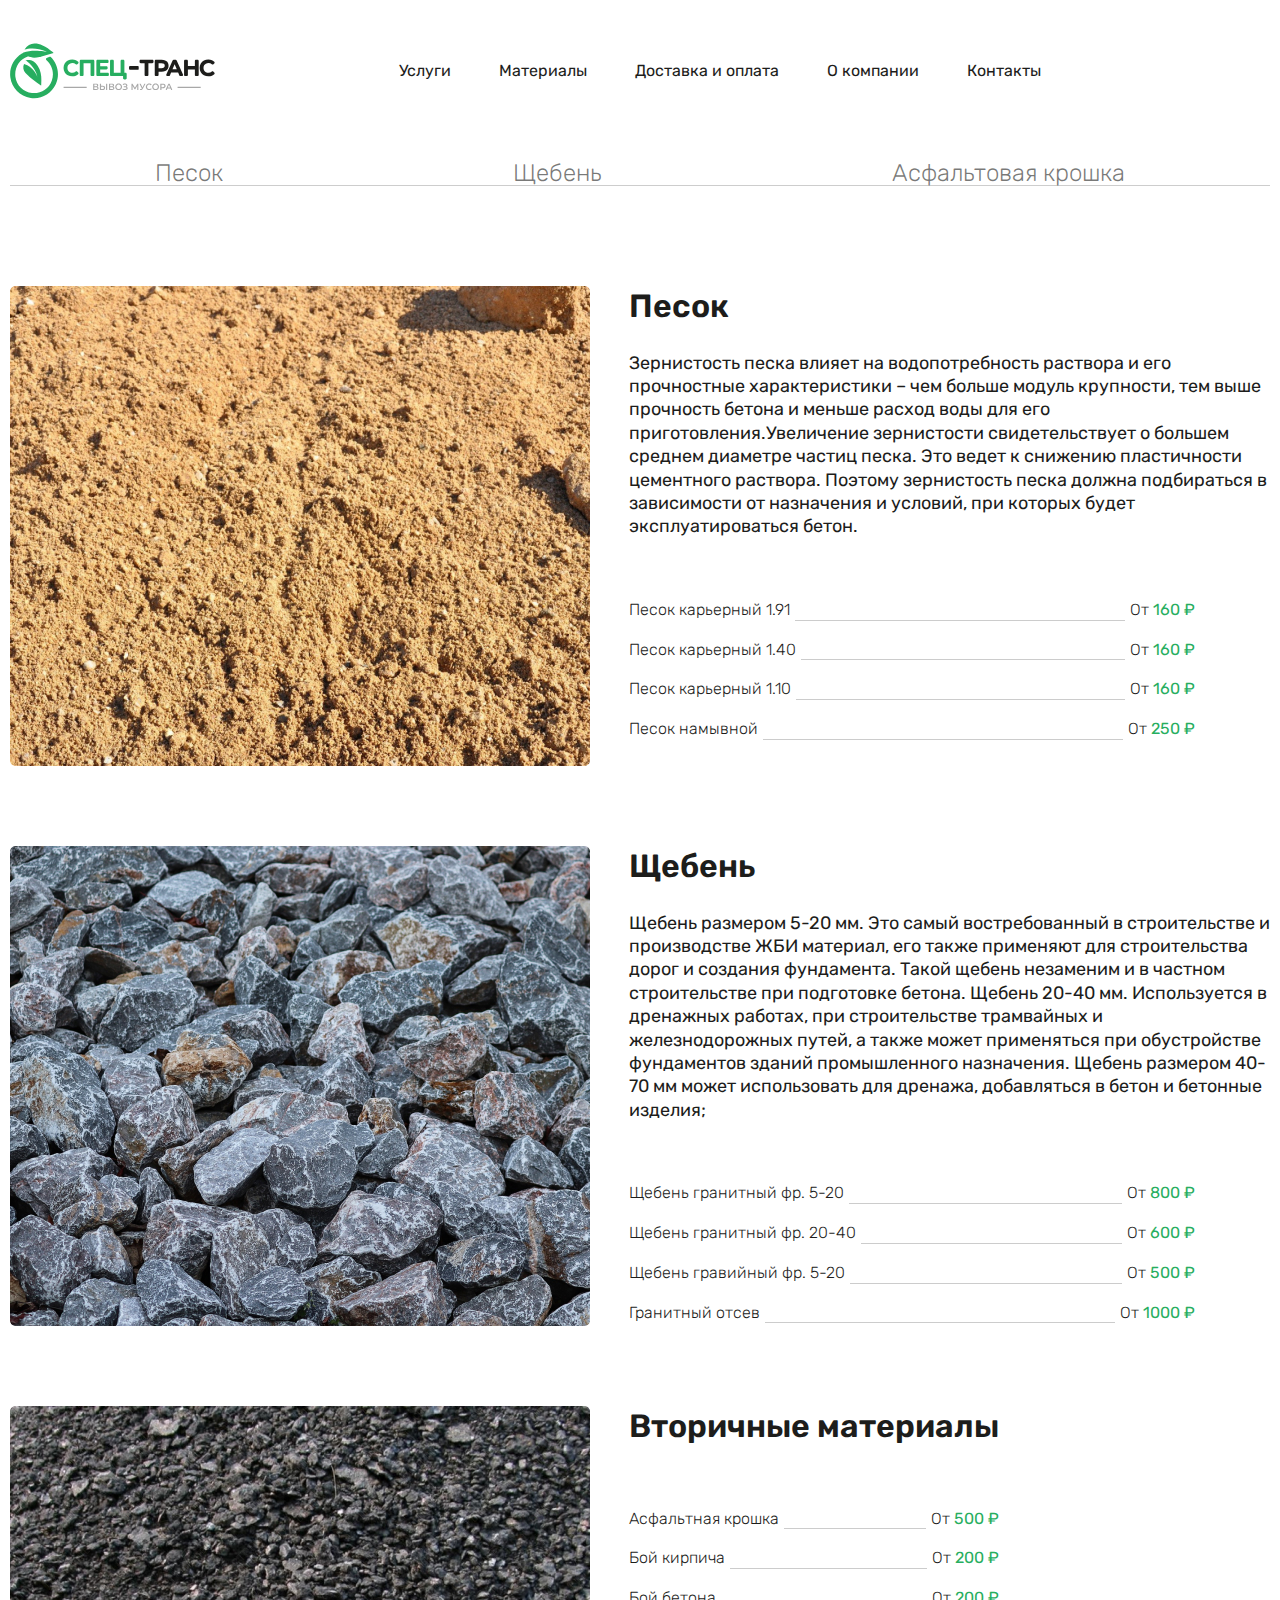
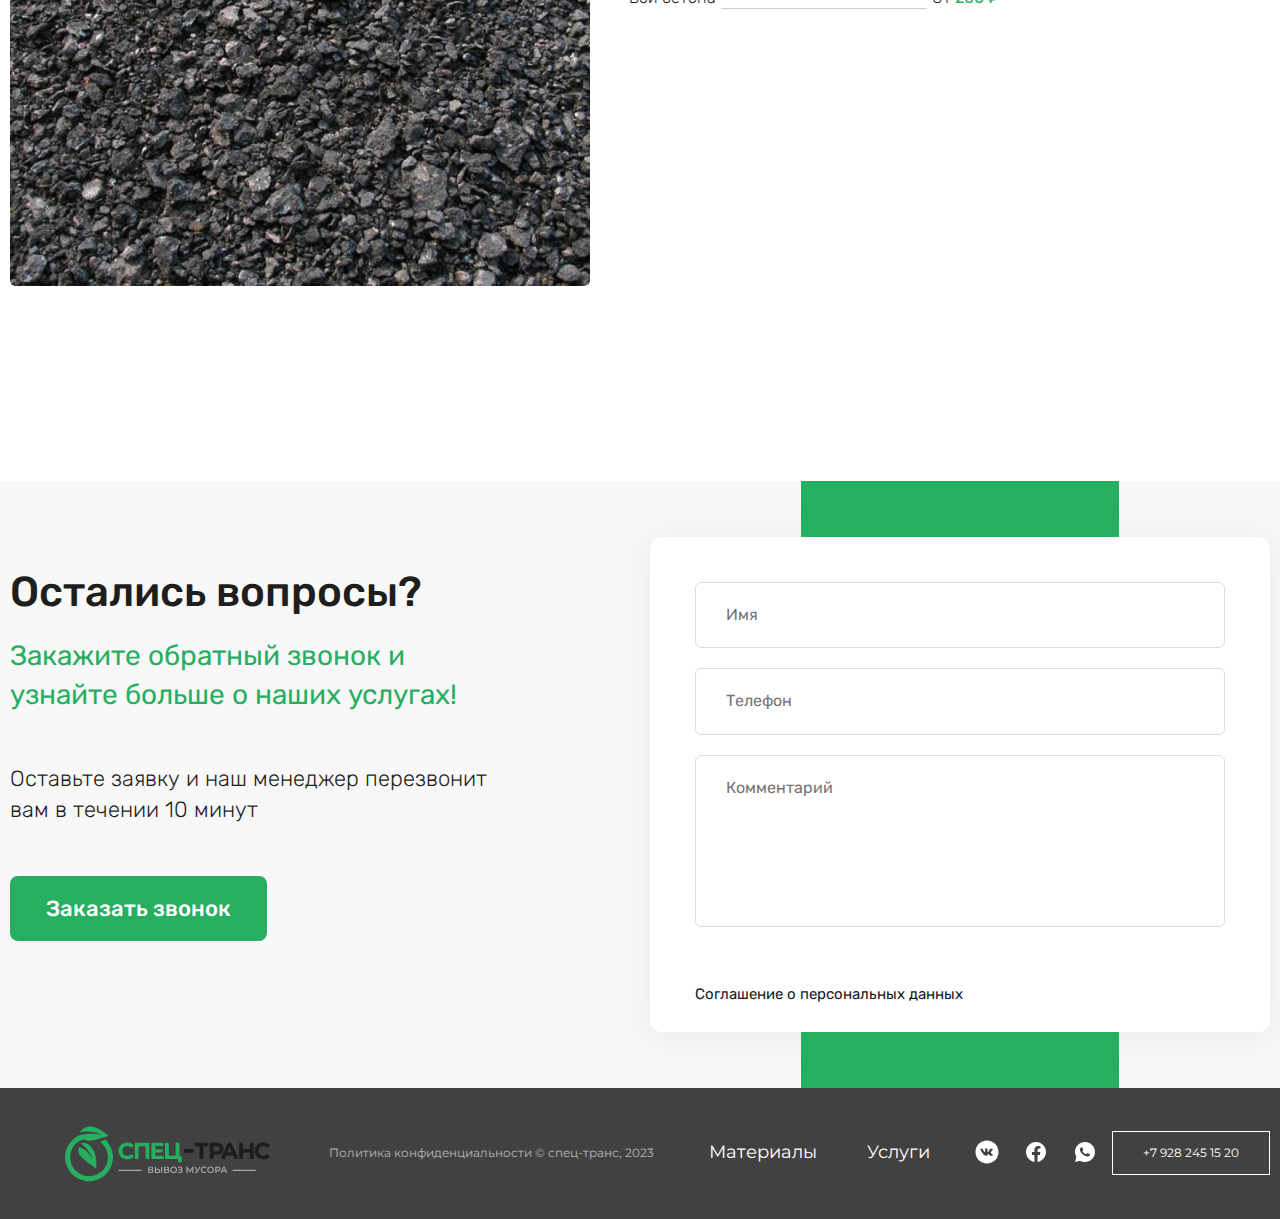
<file: materials.html>
<!DOCTYPE html>
<html lang="ru">
<head>
    <meta charset="UTF-8">
    <meta name="viewport" content="width=device-width, initial-scale=1.0">
    <link rel="preconnect" href="https://fonts.googleapis.com">
    <link rel="preconnect" href="https://fonts.gstatic.com" crossorigin>
    <link
        href="https://fonts.googleapis.com/css2?family=Montserrat:wght@400;500&family=Rubik:wght@300;400;500;700&display=swap"
        rel="stylesheet">
    <link rel="stylesheet" href="css/normalize.css">
    <link rel="stylesheet" href="css/reset.css">
    <link rel="stylesheet" href="css/main.css">
    <link rel="stylesheet" href="css/sec-header.css">
    <link rel="stylesheet" href="css/material-material.css">
    <link rel="stylesheet" href="css/sec-form.css">
    <link rel="stylesheet" href="css/footer.css">
    <title>Материалы</title>
</head>
<body id="body">
    
    <header class="header">
        <div class="container">
            <div class="header__inner">
                <nav class="nav">
                    <a href="index.html" style="cursor: pointer;"><img src="src/icons/logo.svg" alt="#" class="header__inner-logo"></a>
                    <a href="index.html" style="cursor: pointer;"><img src="src/icons/logo-mini.svg" alt="" class="header__inner-logo-mini"></a>
                    <ul class="nav__list">
                        <li class="nav__list-item"><a href="services.html" class="nav__list-link">Услуги</a></li>
                        <li class="nav__list-item"><a href="#" class="nav__list-link">Материалы</a></li>
                        <li class="nav__list-item"><a href="#" class="nav__list-link">Доставка и оплата</a></li>
                        <li class="nav__list-item"><a href="#" class="nav__list-link">О компании</a></li>
                        <li class="nav__list-item"><a href="#" class="nav__list-link">Контакты</a></li>
                    </ul>
                </nav>
                <button class="burger-btn close-menu">
                    <span class="line-burger"></span>
                    <span class="line-burger"></span>
                    <span class="line-burger"></span>
                    <span class="line-burger"></span>
                </button>
            </div>
        </div>
    </header>

    <main class="main">
        <section class="material">
            <div class="container">
                <nav class="material__menu">
                    <ul class="material__list">
                        <li class="material__item"><a href="#" class="material__link">Песок</a></li>
                        <li class="material__item"><a href="#" class="material__link">Щебень</a></li>
                        <li class="material__item"><a href="#" class="material__link">Асфальтовая крошка</a></li>
                    </ul>
                </nav>
                <div class="material-box">

                    <div class="material-box__card">
                        <img src="src/img/mat-mini-1.jpg" alt="#" class="material-box__card-img-mini">
                        <img src="src/img/card-1.jpg" alt="#" class="material-box__card-img">
                        <div class="material-box__card-info">
                            <h3 class="material-box__card-title">Песок</h3>
                            <p class="material-box__card-text">Зернистость песка влияет на водопотребность раствора и его прочностные характеристики – чем больше модуль крупности, тем выше прочность бетона и меньше расход воды для его приготовления.Увеличение зернистости свидетельствует о большем среднем диаметре частиц песка. Это ведет к снижению пластичности цементного раствора. Поэтому зернистость песка должна подбираться в зависимости от назначения и условий, при которых будет эксплуатироваться бетон.</p>
                            <div class="material-box__card-price">
                                <div class="card-price__box">
                                    <p class="box__text">
                                        Песок карьерный 1.91
                                    </p>
                                    <div class="box__line"></div>
                                    <p class="box__price">
                                        От <span>160 ₽</span>
                                    </p>
                                </div>
                                <div class="card-price__box">
                                    <p class="box__text">
                                        Песок карьерный 1.40
                                    </p>
                                    <div class="box__line"></div>
                                    <p class="box__price">
                                        От <span>160 ₽</span>
                                    </p>
                                </div>
                                <div class="card-price__box">
                                    <p class="box__text">
                                        Песок карьерный 1.10
                                    </p>
                                    <div class="box__line"></div>
                                    <p class="box__price">
                                        От <span>160 ₽</span>
                                    </p>
                                </div>
                                <div class="card-price__box">
                                    <p class="box__text">
                                        Песок намывной
                                    </p>
                                    <div class="box__line"></div>
                                    <p class="box__price">
                                        От <span>250 ₽</span>
                                    </p>
                                </div>

                            </div>
                        </div>
                    </div>

                    <div class="material-box__card">
                        <img src="src/img/mat-mini-2.jpg" alt="#" class="material-box__card-img-mini">
                        <img src="src/img/card-2.jpg" alt="#" class="material-box__card-img">
                        <div class="material-box__card-info">
                            <h3 class="material-box__card-title">Щебень</h3>
                            <p class="material-box__card-text">Щебень размером 5-20 мм. Это самый востребованный в строительстве и производстве ЖБИ материал, его также применяют для строительства дорог и создания фундамента. Такой щебень незаменим и в частном строительстве при подготовке бетона. Щебень 20-40 мм. Используется в дренажных работах, при строительстве трамвайных и железнодорожных путей, а также может применяться при обустройстве фундаментов зданий промышленного назначения. Щебень размером 40-70 мм может использовать для дренажа, добавляться в бетон и бетонные изделия;</p>
                            <div class="material-box__card-price">
                                <div class="card-price__box">
                                    <p class="box__text">
                                        Щебень гранитный фр. 5-20 
                                    </p>
                                    <div class="box__line"></div>
                                    <p class="box__price">
                                        От <span>800 ₽</span>
                                    </p>
                                </div>
                                <div class="card-price__box">
                                    <p class="box__text">
                                        Щебень гранитный фр. 20-40
                                    </p>
                                    <div class="box__line"></div>
                                    <p class="box__price">
                                        От <span>600 ₽</span>
                                    </p>
                                </div>
                                <div class="card-price__box">
                                    <p class="box__text">
                                        Щебень гравийный фр. 5-20
                                    </p>
                                    <div class="box__line"></div>
                                    <p class="box__price">
                                        От <span>500 ₽</span>
                                    </p>
                                </div>
                                <div class="card-price__box">
                                    <p class="box__text">
                                        Гранитный отсев
                                    </p>
                                    <div class="box__line"></div>
                                    <p class="box__price">
                                        От <span>1000 ₽</span>
                                    </p>
                                </div>

                            </div>
                        </div>
                    </div>

                    <div class="material-box__card">
                        <img src="src/img/mat-mini-3.png" alt="#" class="material-box__card-img-mini">
                        <img src="src/img/card-3.jpg" alt="#" class="material-box__card-img">
                        <div class="material-box__card-info">
                            <h3 class="material-box__card-title last">Вторичные материалы</h3>
                            
                            <div class="material-box__card-price">
                                <div class="card-price__box">
                                    <p class="box__text">
                                        Асфальтная крошка
                                    </p>
                                    <div class="box__line"></div>
                                    <p class="box__price">
                                        От <span>500 ₽</span>
                                    </p>
                                </div>
                                <div class="card-price__box">
                                    <p class="box__text">
                                        Бой кирпича
                                    </p>
                                    <div class="box__line"></div>
                                    <p class="box__price">
                                        От <span>200 ₽</span>
                                    </p>
                                </div>
                                <div class="card-price__box">
                                    <p class="box__text">
                                        Бой бетона
                                    </p>
                                    <div class="box__line"></div>
                                    <p class="box__price">
                                        От <span>200 ₽</span>
                                    </p>
                                </div>

                            </div>
                        </div>
                    </div>

                </div>
            </div>
        </section>

        <section class="form">
            <div class="container">
                <div class="form__inner">
                    <div class="form__inner-info">
                        <h3 class="form__inner-title">Остались вопросы?</h3>
                        <p class="form__inner-text">
                            <span>Закажите обратный звонок и узнайте больше о наших услугах!</span>
                        </p>
                        <p class="form__inner-text">
                            Оставьте заявку и наш менеджер перезвонит вам в течении 10 минут
                        </p>
                        <button class="form__inner-btn">Заказать звонок</button>
                    </div>
                    <div class="form__inner-form">
                        <form>
                            <input type="text" name="name" placeholder="Имя">
                            <input type="tel" name="phone" placeholder="Телефон">
                            <textarea name="comm" placeholder="Комментарий"></textarea>
                            <a href="#">Соглашение о персональных данных</a>
                        </form>
                    </div>
                </div>
            </div>
        </section>
    </main>

    <footer class="footer">
        <div class="container">
            <div class="footer__inner">
                <a href="index.html"><img src="src/icons/logo-mini.svg" alt="#" class="footer__inner-logo-mini"></a>
                <a href="index.html"><img src="src/icons/logo.svg" alt="#" class="footer__inner-logo"></a>
                <a class="footer__inner-copy">Политика конфиденциальности © спец-транс, 2023</a>
                <nav class="footer__inner-list">
                    <li class="footer__inner-item"><a href="#" class="footer__inner-link">Материалы</a></li>
                    <li class="footer__inner-item"><a href="services.html" class="footer__inner-link">Услуги</a></li>
                </nav>
                <nav class="social-list">
                    <li class="social-item"><a href="#" class="social-link"><img src="src/icons/vk.svg" alt="#" class="social-img"></a></li>
                    <li class="social-item"><a href="#" class="social-link"><img src="src/icons/fbook.svg" alt="#" class="social-img"></a></li>
                    <li class="social-item"><a href="#" class="social-link"><img src="src/icons/wapp.svg" alt="#" class="social-img"></a></li>
                </nav>
                <button class="footer__inner-btn">+7 928 245 15 20</button>
            </div>
        </div>
    </footer>

    <script src="js/app.js"></script>
</body>
</html>
</file>
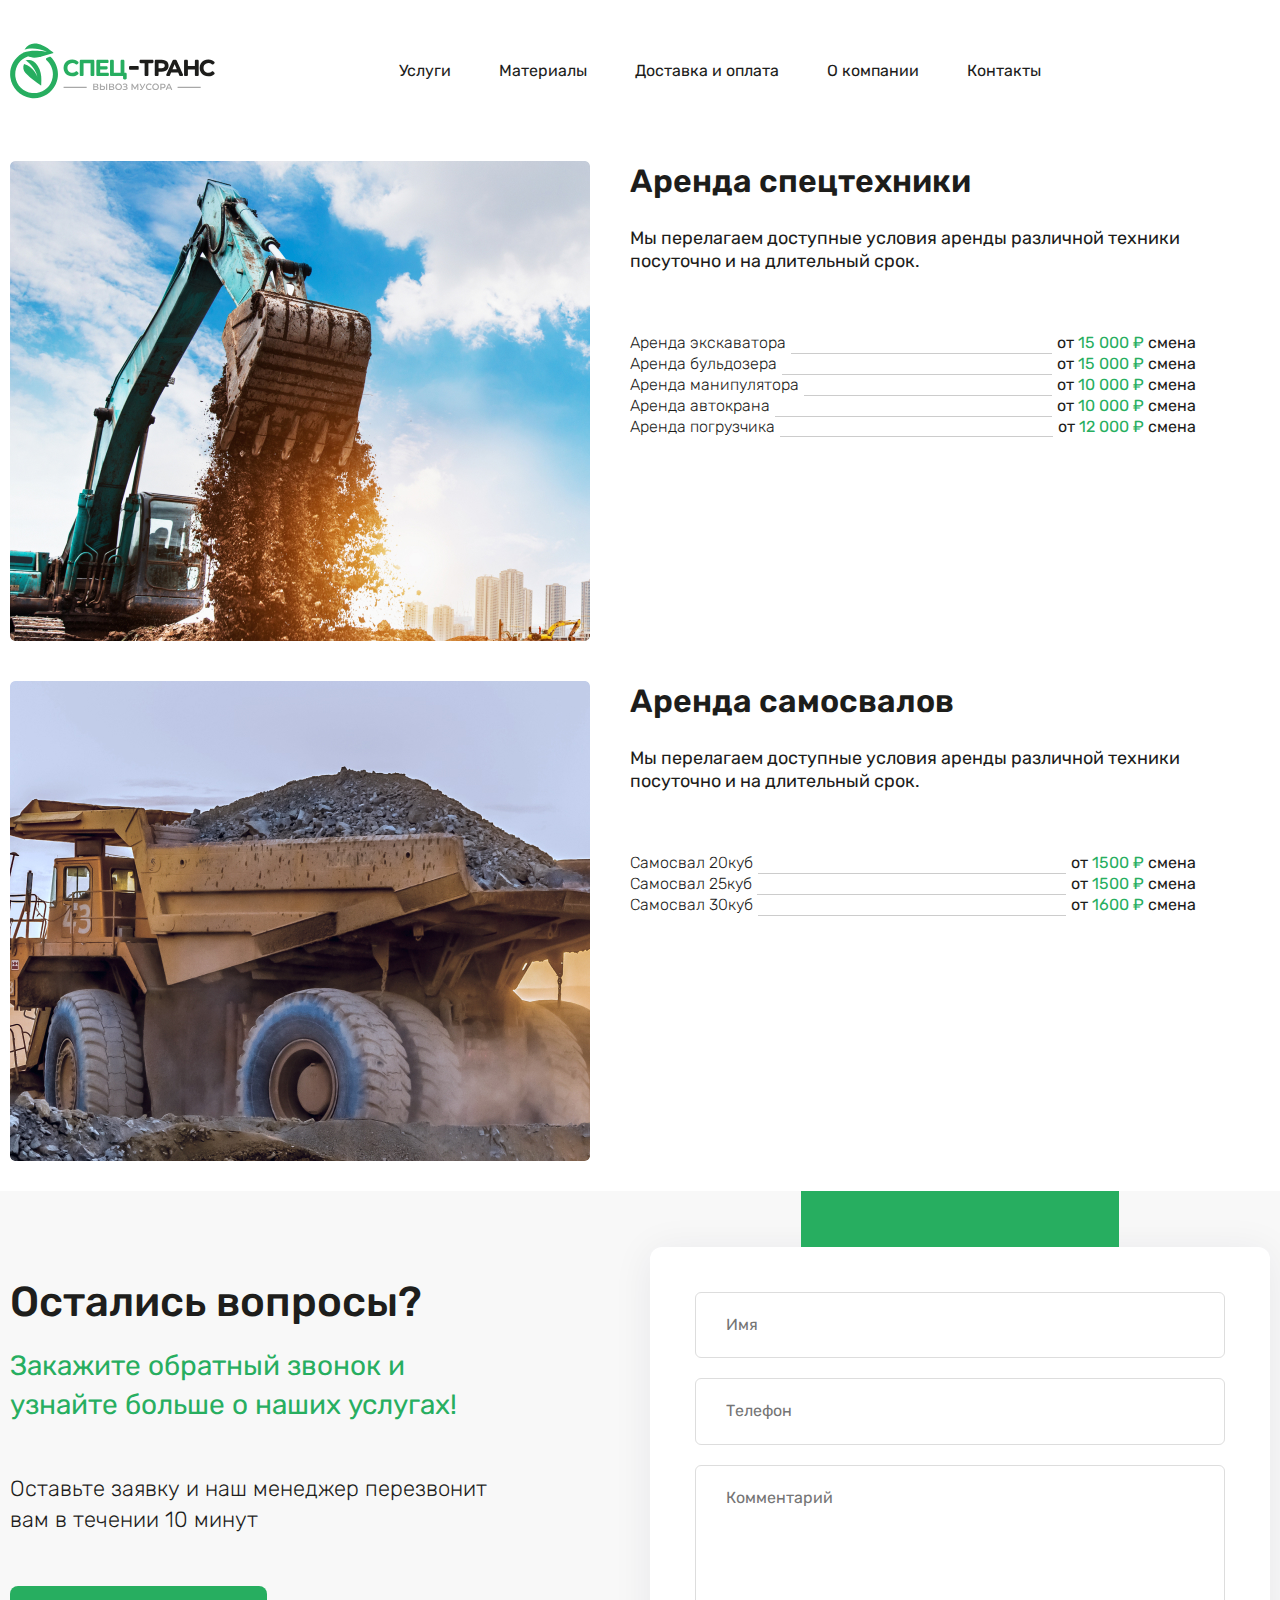
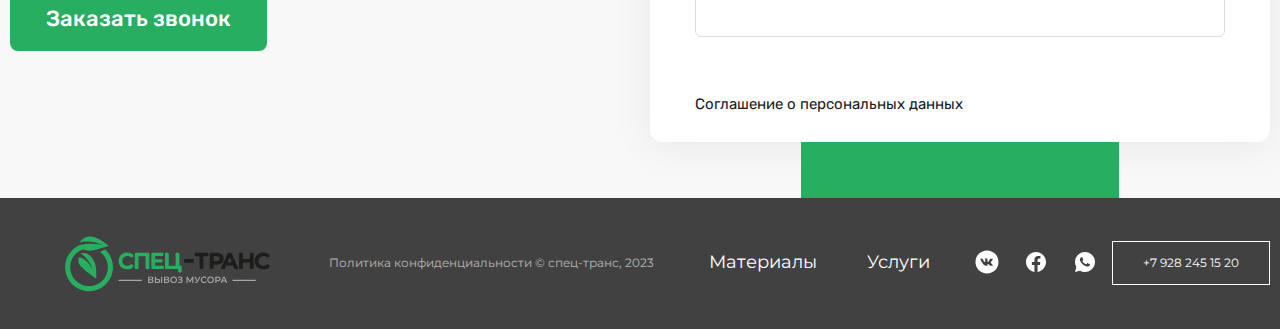
<file: services.html>
<!DOCTYPE html>
<html lang="ru">
<head>
    <meta charset="UTF-8">
    <meta name="viewport" content="width=device-width, initial-scale=1.0">
    <link rel="preconnect" href="https://fonts.googleapis.com">
    <link rel="preconnect" href="https://fonts.gstatic.com" crossorigin>
    <link
        href="https://fonts.googleapis.com/css2?family=Montserrat:wght@400;500&family=Rubik:wght@300;400;500;700&display=swap"
        rel="stylesheet">
    <link rel="stylesheet" href="css/normalize.css">
    <link rel="stylesheet" href="css/reset.css">
    <link rel="stylesheet" href="css/main.css">
    <link rel="stylesheet" href="css/sec-header.css">
    <link rel="stylesheet" href="css/sec-rent.css">
    <link rel="stylesheet" href="css/sec-form.css">
    <link rel="stylesheet" href="css/footer.css">

    <title>Услуги</title>
</head>
<body id="body">
    
    <header class="header">
        <div class="container">
            <div class="header__inner">
                <nav class="nav">
                    <a href="index.html" style="cursor: pointer;"><img src="src/icons/logo.svg" alt="#" class="header__inner-logo"></a>
                    <a href="index.html" style="cursor: pointer;"><img src="src/icons/logo-mini.svg" alt="#" class="header__inner-logo-mini"></a>
                    <ul class="nav__list">
                        <li class="nav__list-item"><a href="#" class="nav__list-link">Услуги</a></li>
                        <li class="nav__list-item"><a href="materials.html" class="nav__list-link">Материалы</a></li>
                        <li class="nav__list-item"><a href="#" class="nav__list-link">Доставка и оплата</a></li>
                        <li class="nav__list-item"><a href="#" class="nav__list-link">О компании</a></li>
                        <li class="nav__list-item"><a href="#" class="nav__list-link">Контакты</a></li>
                    </ul>
                </nav>
                <button class="burger-btn close-menu">
                    <span class="line-burger"></span>
                    <span class="line-burger"></span>
                    <span class="line-burger"></span>
                    <span class="line-burger"></span>
                </button>
            </div>
        </div>
    </header>

    <main class="main">
        <section class="rent">
            <div class="container">
                <div class="rent_inner">
                    <div class="rent__inner-box">
                        <img src="src/img/rent-1.jpg" alt="#" class="rent-box__img">
                        <div class="rent__box-info">
                            <h3 class="box-info__title">
                                Аренда спецтехники
                            </h3>
                            <p class="box-info__text">
                                Мы перелагаем доступные условия аренды различной техники посуточно и на длительный срок. 
                            </p>
                            <div class="rent__price-box">
                                <p class="price-box__text">
                                    Аренда экскаватора
                                </p>
                                <div class="box-line"></div>
                                <p class="price-box__price">
                                    от <span>15 000 ₽</span> смена
                                </p>
                            </div>
                            <div class="rent__price-box">
                                <p class="price-box__text">
                                    Аренда бульдозера
                                </p>
                                <div class="box-line"></div>
                                <p class="price-box__price">
                                    от <span>15 000 ₽</span> смена
                                </p>
                            </div>
                            <div class="rent__price-box">
                                <p class="price-box__text">
                                    Аренда манипулятора
                                </p>
                                <div class="box-line"></div>
                                <p class="price-box__price">
                                    от <span>10 000 ₽</span> смена
                                </p>
                            </div>
                            <div class="rent__price-box">
                                <p class="price-box__text">
                                    Аренда автокрана
                                </p>
                                <div class="box-line"></div>
                                <p class="price-box__price">
                                    от <span>10 000 ₽</span> смена
                                </p>
                            </div>
                            <div class="rent__price-box">
                                <p class="price-box__text">
                                    Аренда погрузчика
                                </p>
                                <div class="box-line"></div>
                                <p class="price-box__price">
                                    от <span>12 000 ₽</span> смена
                                </p>
                            </div>
                        </div>
                    </div>
                    <div class="rent__inner-box">
                        <img src="src/img/rent-2.jpg" alt="#" class="rent-box__img">
                        <div class="rent__box-info">
                            <h3 class="box-info__title">
                                Аренда самосвалов
                            </h3>
                            <p class="box-info__text">
                                Мы перелагаем доступные условия аренды различной техники посуточно и на длительный срок. 
                            </p>
                            <div class="rent__price-box">
                                <p class="price-box__text">
                                    Самосвал 20куб
                                </p>
                                <div class="box-line"></div>
                                <p class="price-box__price">
                                    от <span>1500 ₽</span> смена
                                </p>
                            </div>
                            <div class="rent__price-box">
                                <p class="price-box__text">
                                    Самосвал 25куб
                                </p>
                                <div class="box-line"></div>
                                <p class="price-box__price">
                                    от <span>1500 ₽</span> смена
                                </p>
                            </div>
                            <div class="rent__price-box">
                                <p class="price-box__text">
                                    Самосвал 30куб
                                </p>
                                <div class="box-line"></div>
                                <p class="price-box__price">
                                    от <span>1600 ₽</span> смена
                                </p>
                            </div>
                        </div>
                    </div>
                </div>
            </div>
        </section>

        <section class="form">
            <div class="container">
                <div class="form__inner">
                    <div class="form__inner-info">
                        <h3 class="form__inner-title">Остались вопросы?</h3>
                        <p class="form__inner-text">
                            <span>Закажите обратный звонок и узнайте больше о наших услугах!</span>
                        </p>
                        <p class="form__inner-text">
                            Оставьте заявку и наш менеджер перезвонит вам в течении 10 минут
                        </p>
                        <button class="form__inner-btn">Заказать звонок</button>
                    </div>
                    <div class="form__inner-form">
                        <form>
                            <input type="text" name="name" placeholder="Имя">
                            <input type="tel" name="phone" placeholder="Телефон">
                            <textarea name="comm" placeholder="Комментарий"></textarea>
                            <a href="#">Соглашение о персональных данных</a>
                        </form>
                    </div>
                </div>
            </div>
        </section>
    </main>

    <footer class="footer">
        <div class="container">
            <div class="footer__inner">
                <a href="index.html" style="cursor: pointer;"><img src="src/icons/logo-mini.svg" alt="#" class="footer__inner-logo-mini"></a>
                <a href="index.html" style="cursor: pointer;"><img src="src/icons/logo.svg" alt="#" class="footer__inner-logo"></a>
                <a class="footer__inner-copy">Политика конфиденциальности © спец-транс, 2023</a>
                <nav class="footer__inner-list">
                    <li class="footer__inner-item"><a href="materials.html" class="footer__inner-link">Материалы</a></li>
                    <li class="footer__inner-item"><a href="#" class="footer__inner-link">Услуги</a></li>
                </nav>
                <nav class="social-list">
                    <li class="social-item"><a href="#" class="social-link"><img src="src/icons/vk.svg" alt="#" class="social-img"></a></li>
                    <li class="social-item"><a href="#" class="social-link"><img src="src/icons/fbook.svg" alt="#" class="social-img"></a></li>
                    <li class="social-item"><a href="#" class="social-link"><img src="src/icons/wapp.svg" alt="#" class="social-img"></a></li>
                </nav>
                <button class="footer__inner-btn">+7 928 245 15 20</button>
            </div>
        </div>
    </footer>
   
    <script src="js/app.js"></script>
</body>
</html>
</file>
<file: css/main.css>
* {
  box-sizing: border-box;
}

html {
  font-family: "Rubik";
}

.container {
  max-width: 1440px;
  padding: 0 10px;
  margin: 0 auto;
}

.section-title {
  color: #1D1D1B;
  font-size: 42px;
  font-weight: 500;
  margin-bottom: 60px;
}/*# sourceMappingURL=main.css.map */
</file>
<file: css/sec-header.css>
.header {
  margin-bottom: 48px;
}

.header__inner {
  padding-top: 28px;
  display: flex;
  align-items: center;
  gap: 91px;
}

.nav {
  display: flex;
  justify-content: start;
  align-items: center;
  gap: 90px;
}

.nav__list {
  display: flex;
  align-items: center;
  gap: 48px;
}

.nav__list-link {
  color: #1D1D1B;
  font-size: 16px;
  font-weight: 400;
  transition: 0.2s ease;
}
.nav__list-link:hover {
  color: #27AE60;
}

.burger-btn {
  display: none;
}

.lock {
  overflow: hidden;
}

.header__inner-logo-mini {
  display: none;
}

@media (max-width: 1050px) {
  .nav__list {
    gap: 30px;
  }
  .nav {
    gap: 70px;
  }
}
@media (max-width: 920px) {
  .nav__list {
    display: none;
  }
  .open {
    transition: 0.2s ease;
    flex-direction: column;
    align-items: start;
    justify-content: start;
    gap: 47px;
    position: absolute;
    left: 0;
    top: 0;
    right: 0;
    bottom: 0;
    z-index: 3;
    background-color: #fff;
    padding-left: 20px;
  }
  .open ul {
    display: flex;
    flex-direction: column;
    align-items: start;
    gap: 48px;
    margin-bottom: 20px;
  }
  .open img {
    padding-top: 30px;
  }
  .nav__list-link {
    font-size: 20px;
  }
  .bell-btn {
    border: none;
    background-color: #27AE60;
    color: #fff;
    padding: 20px 36px;
    color: #FFF;
    font-size: 16px;
    font-weight: 500;
    cursor: pointer;
    border-radius: 8px;
  }
  .menu-copy {
    position: absolute;
    bottom: 30px;
    align-self: center;
    color: #646464;
    font-size: 12px;
    font-weight: 400;
    line-height: 120%;
    opacity: 0.6;
  }
  .burger-btn {
    border: none;
    background-color: transparent;
    display: inline-block;
    padding-right: 40px;
    order: 1;
    width: 24px;
    height: 24px;
    position: absolute;
    z-index: 5;
    top: 52px;
    right: 20px;
  }
  .line-burger {
    position: absolute;
    top: 0;
    left: 0;
    width: 24px;
    height: 2px;
    border-radius: 4px;
    background-color: #000;
    transition: 0.2s ease;
  }
  .line-burger:nth-child(1) {
    top: 8px;
    transform: scaleX(100%);
  }
  .line-burger:nth-child(2) {
    top: 16px;
    transform: rotateX(0);
  }
  .line-burger:nth-child(3) {
    top: 24px;
    transform: scaleX(100%);
  }
  .line-burger:nth-child(4) {
    top: 16px;
    transform: rotateX(0);
  }
  .menu-open span {
    transition: 0.2s ease;
  }
  .menu-open span:nth-child(1) {
    transform: scaleX(0);
  }
  .menu-open span:nth-child(3) {
    transform: scaleX(0);
  }
  .menu-open span:nth-child(2) {
    transform: rotate(-45deg);
  }
  .menu-open span:nth-child(4) {
    transform: rotate(45deg);
  }
  .bell-btn {
    border: none;
    background-color: #27AE60;
    color: #fff;
    padding: 20px 36px;
    color: #FFF;
    font-size: 16px;
    font-weight: 500;
    cursor: pointer;
    border-radius: 8px;
  }
  .menu-copy {
    position: absolute;
    bottom: 30px;
    align-self: center;
    color: #646464;
    font-size: 12px;
    font-weight: 400;
    line-height: 120%;
    opacity: 0.6;
  }
}
@media (max-width: 700px) {
  .header__inner-title {
    font-size: 44px;
  }
  .header__inner-text {
    font-size: 18px;
  }
  .header__inner-btn {
    margin-bottom: 70px;
  }
}
@media (max-width: 500px) {
  .header__inner-logo {
    display: none;
  }
  .nav {
    gap: 0;
  }
  .nav.open {
    gap: 48px;
  }
  .nav.open:nth-child(1) {
    gap: 10px;
  }
  .header__inner-logo-mini {
    display: block;
    padding: 10px 0 25px 0;
  }
  .burger-btn {
    top: 44px;
  }
}/*# sourceMappingURL=sec-header.css.map */
</file>
<file: css/material-material.css>
.material {
  margin-bottom: 195px;
}

.material__menu {
  margin-bottom: 100px;
}

.material__list {
  display: flex;
  align-items: center;
  justify-content: space-around;
}

.material__item {
  border-bottom: 1px solid #CDCDCD;
  flex: 1 1 auto;
  text-align: center;
  transition: 0.2s ease;
}
.material__item:hover {
  box-shadow: inset 0px -61px 31px -74px #27AE60;
  border-bottom: 1px solid #148142;
}
.material__item:hover a {
  color: #148142;
}

.material__link {
  color: rgba(30, 30, 28, 0.6);
  font-size: 24px;
  font-weight: 300;
}

.material-box__card {
  display: flex;
  align-items: start;
  gap: 39px;
  margin-bottom: 80px;
}

.material-box__card-img {
  width: 580px;
  height: 480px;
  border-radius: 5px;
  flex-shrink: 0;
}

.material-box__card-title {
  color: #1D1D1B;
  font-size: 32px;
  font-weight: 600;
  line-height: 130%;
  margin-bottom: 24px;
}

.last {
  margin-bottom: 61px;
}

.material-box__card-text {
  color: #1D1D1B;
  font-size: 18px;
  font-weight: 400;
  line-height: 130%;
  margin-bottom: 61px;
}

.material-box__card-price {
  max-width: 566px;
  display: flex;
  flex-direction: column;
  gap: 19px;
}

.card-price__box {
  display: flex;
  align-items: center;
  justify-content: start;
  gap: 5px;
}

.box__text {
  color: #1D1D1B;
  font-size: 16px;
  font-weight: 300;
  line-height: 130%;
}

.box__line {
  align-self: end;
  border-bottom: 1px solid #ccc;
  flex: 1 1 auto;
}

.box__price {
  color: #1D1D1B;
  font-size: 16px;
  font-weight: 300;
  line-height: 130%;
}
.box__price span {
  color: #27AE60;
  font-size: 16px;
  font-weight: 400;
  line-height: 130%;
}

.material-box__card-img-mini {
  display: none;
}

@media (max-width: 1050px) {
  .material-box__card-img {
    width: 450px;
    height: 350px;
  }
}
@media (max-width: 920px) {
  .material__menu {
    display: none;
  }
  .material-box__card {
    flex-direction: column;
    justify-content: center;
    align-items: center;
    text-align: center;
  }
  .material-box__card-price {
    margin: 0 auto;
  }
}
@media (max-width: 600px) {
  .material-box__card {
    padding: 0 10px;
    justify-content: start;
    align-items: center;
    text-align: left;
  }
  .material-box__card-img {
    display: none;
  }
  .material-box__card-img-mini {
    display: block;
  }
  .material-box__card {
    gap: 21px;
  }
  .material-box__card-price {
    max-width: 324px;
  }
}
@media (max-width: 500px) {
  .material-box__card-title {
    font-size: 24px;
  }
  .material-box__card-text {
    font-size: 14px;
  }
  .box__text {
    font-size: 14px;
  }
}/*# sourceMappingURL=material-material.css.map */
</file>
<file: css/sec-form.css>
.form {
  background-color: #F8F8F8;
}

.form__inner {
  display: flex;
  justify-content: space-between;
  align-items: start;
  gap: 293px;
  padding: 56px 0 56px;
}

.form__inner-info {
  max-width: 490px;
}

.form__inner-title {
  margin-bottom: 23px;
  color: #1E1E1C;
  font-size: 42px;
  font-weight: 500;
  padding-top: 34px;
}

.form__inner-text {
  color: #1E1E1C;
  font-size: 22px;
  font-weight: 300;
  line-height: 140%;
  margin-bottom: 50px;
}
.form__inner-text span {
  color: #27AE60;
  font-size: 28px;
  font-weight: 400;
  line-height: 140%;
}

.form__inner-btn {
  color: #FFF;
  font-size: 22px;
  font-weight: 500;
  padding: 20px 36px;
  background-color: #27AE60;
  border: none;
  border-radius: 8px;
  cursor: pointer;
  transition: 0.2s ease-in;
}
.form__inner-btn:hover {
  opacity: 0.85;
}

.form__inner-form {
  width: 686px;
  background-color: #fff;
  border-radius: 12px;
  box-shadow: 0px 4px 40px 0px rgba(7, 17, 51, 0.07);
  padding: 45px 45px 30px 45px;
}
.form__inner-form form {
  position: relative;
  display: flex;
  flex-direction: column;
  gap: 20px;
}
.form__inner-form form::before {
  content: "";
  position: absolute;
  top: -101px;
  left: 50%;
  width: 318px;
  height: 56px;
  background-color: #27AE60;
  transform: translateX(-50%);
}
.form__inner-form form::after {
  content: "";
  position: absolute;
  bottom: -86px;
  left: 50%;
  width: 318px;
  height: 56px;
  background-color: #27AE60;
  transform: translateX(-50%);
}
.form__inner-form input {
  padding: 23px 30px;
  border-radius: 6px;
  border: 1px solid #DDD;
}
.form__inner-form input:focus {
  outline: none;
}
.form__inner-form textarea {
  padding: 23px 30px;
  border-radius: 6px;
  border: 1px solid #DDD;
  margin-bottom: 40px;
  resize: none;
  height: 172px;
}
.form__inner-form textarea:focus {
  outline: none;
}
.form__inner-form a {
  color: #181A28;
  font-size: 15px;
  font-weight: 400;
  line-height: 100%;
}

@media (max-width: 1300px) {
  .form__inner {
    gap: 150px;
  }
}
@media (max-width: 1000px) {
  .form__inner {
    gap: 80px;
  }
}
@media (max-width: 900px) {
  .form__inner {
    flex-direction: column;
    justify-content: center;
    align-items: center;
    gap: 0;
  }
  .form__inner-form form::before {
    display: none;
  }
  .form__inner-form form::after {
    display: none;
  }
  .form__inner-btn {
    display: none;
  }
}
@media (max-width: 710px) {
  .form__inner-form {
    width: 500px;
  }
}
@media (max-width: 514px) {
  .form {
    background-color: #fff;
  }
  .form__inner {
    padding: 60px 0 0 0;
    margin-bottom: 60px;
  }
  .form__inner-form {
    width: 365px;
    height: 326px;
    padding: 20px 15px;
  }
  .form__inner-form form {
    font-size: 14px;
  }
  .form__inner-form form input {
    padding: 15px 0 15px 15px;
  }
  .form__inner-form form textarea {
    padding: 15px;
    height: 98px;
    margin-bottom: 0;
  }
  .form__inner-form form a {
    text-align: center;
  }
  .form__inner-title {
    padding-top: 0;
    font-size: 24px;
    margin-bottom: 23px;
  }
  .form__inner-text {
    font-size: 14px;
    margin-bottom: 30px;
  }
  .form__inner-text span {
    font-size: 16px;
  }
  .mb {
    margin-bottom: 8px;
  }
}/*# sourceMappingURL=sec-form.css.map */
</file>
<file: css/footer.css>
.footer {
  background-color: #424141;
}

.footer__inner {
  display: flex;
  align-items: center;
  justify-content: space-between;
  flex-wrap: wrap;
  gap: 5px;
}

.footer__inner-logo {
  padding: 23px 50px 23px;
}

.footer__inner-copy {
  color: #FFF;
  font-family: "Montserrat";
  font-size: 12px;
  font-weight: 400;
  line-height: 120%;
  opacity: 0.6;
  cursor: pointer;
  flex: 1 1 auto;
}

.footer__inner-list {
  display: flex;
  align-items: center;
  justify-content: center;
  gap: 50px;
  flex: 3 1 auto;
}

.footer__inner-item {
  list-style-type: none;
}

.footer__inner-link {
  color: #FFF;
  font-family: "Montserrat";
  font-size: 18px;
  font-weight: 400;
  line-height: 120%;
  transition: 0.2s ease;
}
.footer__inner-link:hover {
  opacity: 0.7;
}

.social-list {
  display: flex;
  justify-content: center;
  align-items: center;
  gap: 25px;
  flex: 1 1 auto;
}

.social-item {
  list-style-type: none;
  transition: 0.2s ease;
}
.social-item:hover {
  opacity: 0.7;
}

.footer__inner-btn {
  color: #FFF;
  font-family: "Montserrat";
  font-size: 12px;
  font-weight: 400;
  line-height: 100%;
  border: 1px solid #fff;
  background-color: transparent;
  padding: 15px 30px;
  cursor: pointer;
  transition: 0.2s ease;
}
.footer__inner-btn:hover {
  opacity: 0.7;
}

.footer__inner-logo-mini {
  display: none;
}

@media (max-width: 1173px) {
  .footer__inner {
    justify-content: center;
    padding-bottom: 22px;
  }
}
@media (max-width: 657px) {
  .footer__inner-logo-mini {
    display: block;
    padding: 12px 20px;
  }
  .footer__inner-logo {
    display: none;
  }
  .footer__inner-btn {
    font-size: 14px;
  }
  .footer__inner-link {
    font-size: 14px;
  }
  .footer__inner {
    gap: 10px;
  }
}/*# sourceMappingURL=footer.css.map */
</file>
<file: css/sec-rent.css>
.rent {
  margin-bottom: 30px;
}

.rent_inner {
  display: flex;
  flex-direction: column;
  justify-content: center;
  align-items: center;
  gap: 40px;
}

.rent__inner-box {
  display: flex;
  justify-content: start;
  gap: 40px;
}

.rent-box__img {
  border-radius: 5px;
}

.box-info__title {
  color: #1D1D1B;
  font-size: 32px;
  font-weight: 600;
  line-height: 130%;
  margin-bottom: 24px;
}

.box-info__text {
  color: #1D1D1B;
  font-size: 18px;
  font-weight: 400;
  line-height: 130%;
  margin-bottom: 60px;
}

.rent__price-box {
  display: flex;
  justify-content: start;
  align-items: center;
  gap: 5px;
  max-width: 566px;
}

.price-box__text {
  color: #1D1D1B;
  font-size: 16px;
  font-weight: 300;
  line-height: 130%;
}

.box-line {
  background-color: #ccc;
  height: 1px;
  flex: 1 1 auto;
  align-self: end;
}

.price-box__price {
  color: #1D1D1B;
  font-size: 16px;
  font-weight: 400;
  line-height: 130%;
}
.price-box__price span {
  color: #27AE60;
  font-size: 16px;
  font-weight: 400;
  line-height: 130%;
}

@media (max-width: 985px) {
  .rent__inner-box {
    flex-direction: column;
    align-items: center;
    justify-content: center;
  }
  .rent-box__img {
    width: 70%;
  }
  .rent__price-box {
    margin: 0 auto;
  }
  .rent__box-info {
    text-align: center;
  }
  .box-info__text {
    padding: 0 20px;
  }
}
@media (max-width: 500px) {
  .box-info__title {
    font-size: 24px;
  }
  .box-info__text {
    display: none;
  }
  .rent-box__img {
    height: 252px;
    width: 335px;
  }
}/*# sourceMappingURL=sec-rent.css.map */
</file>
